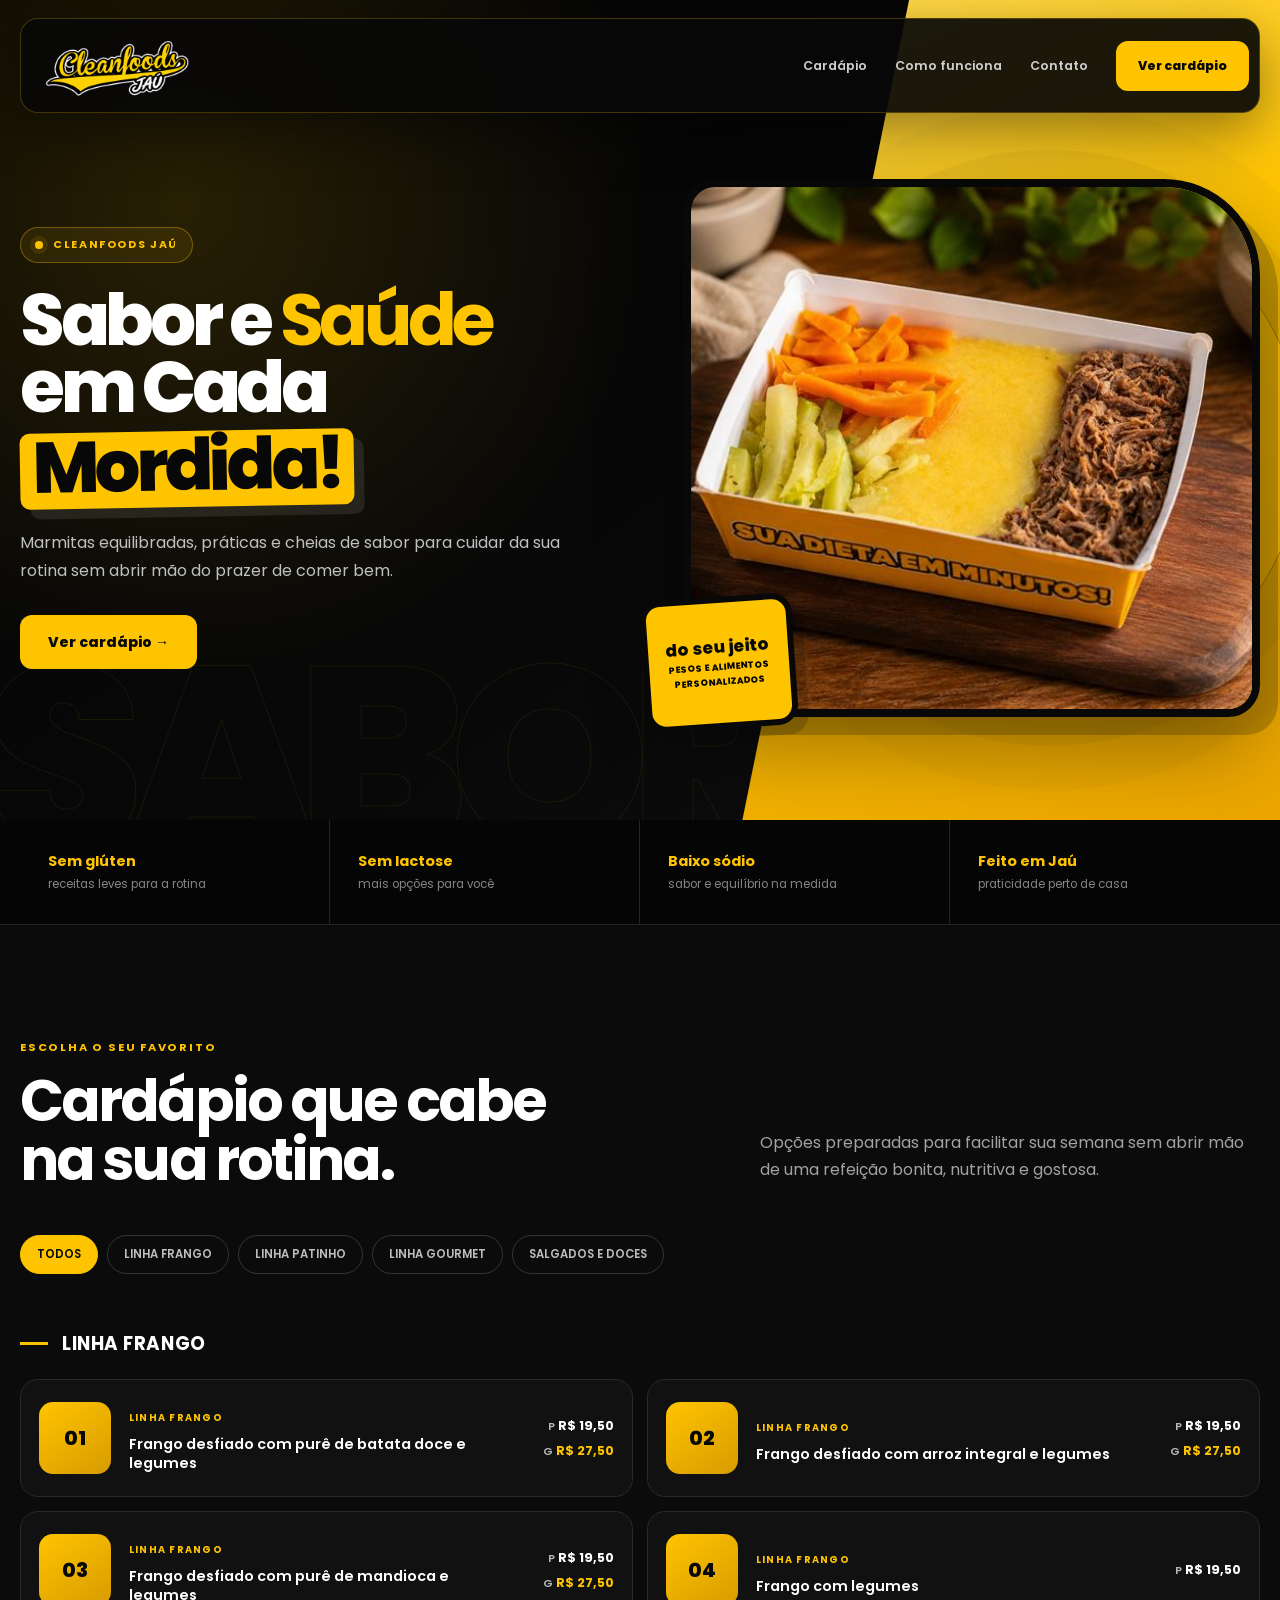
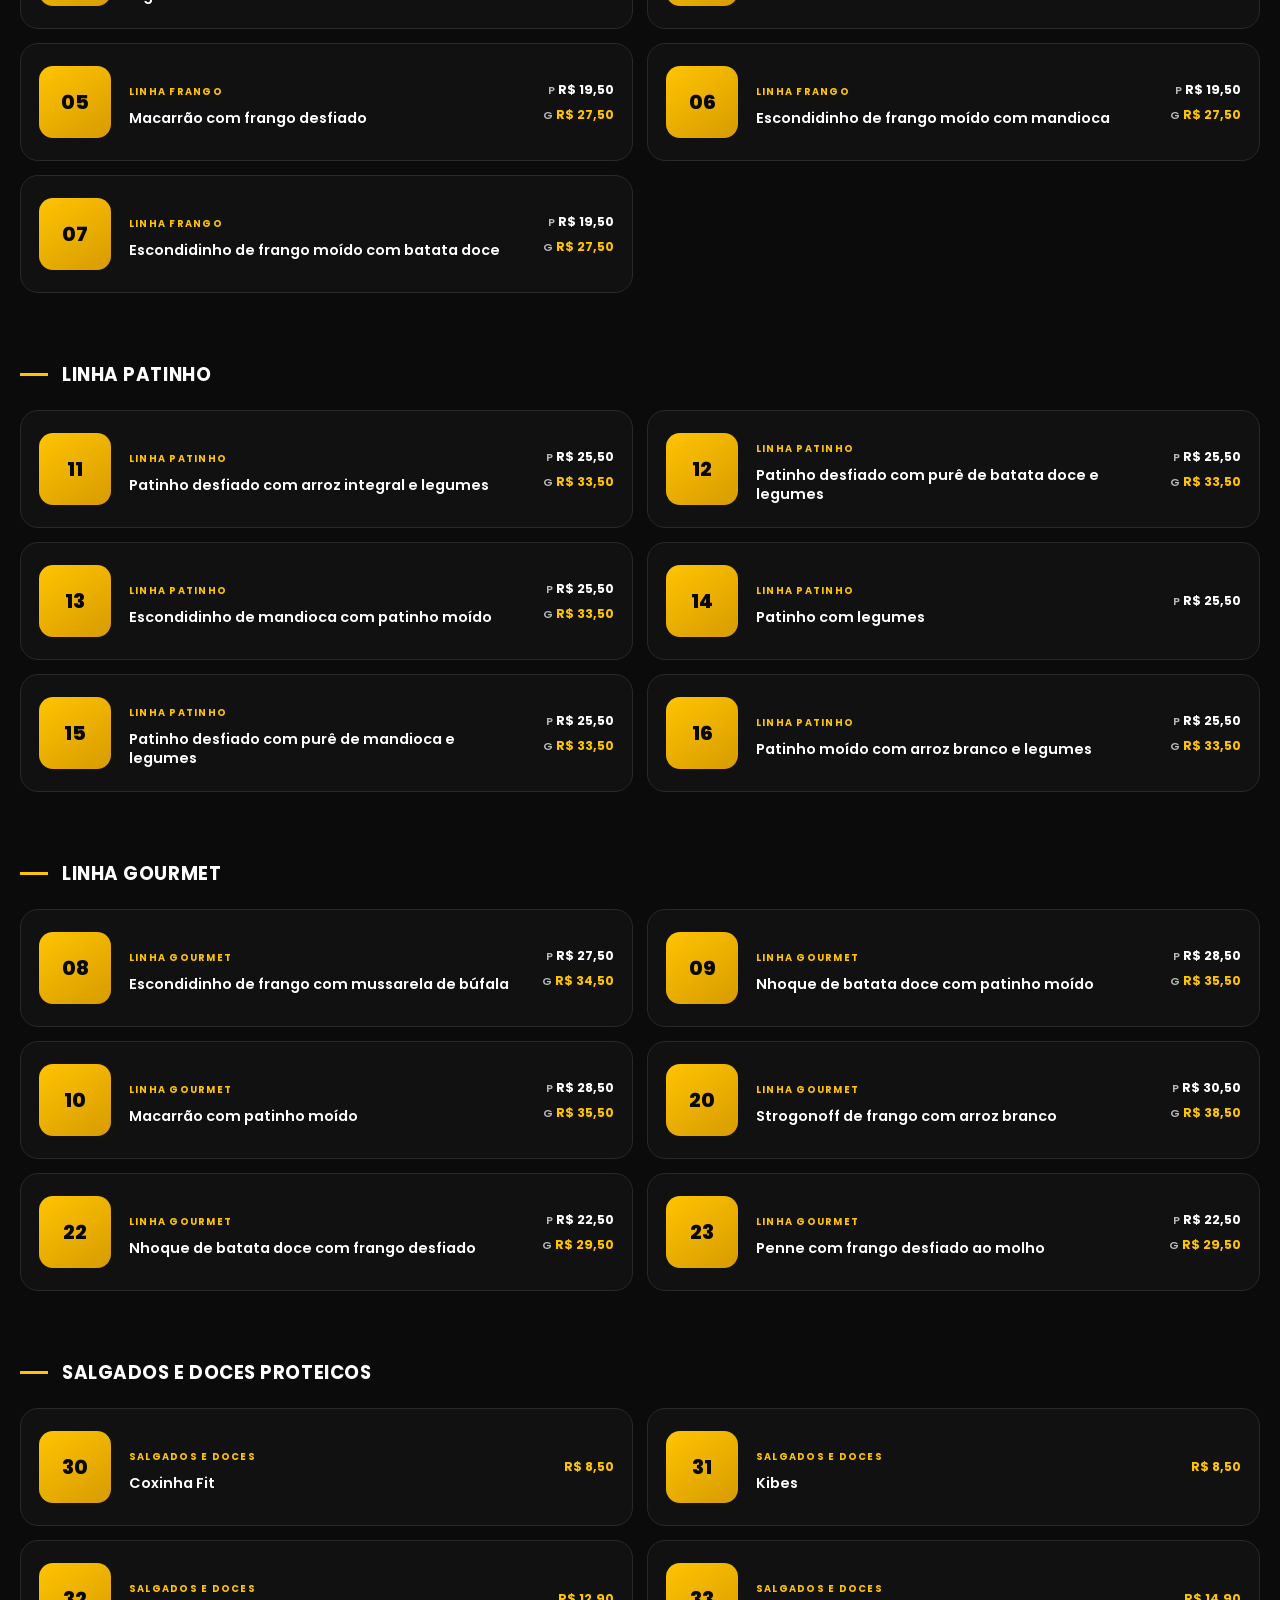
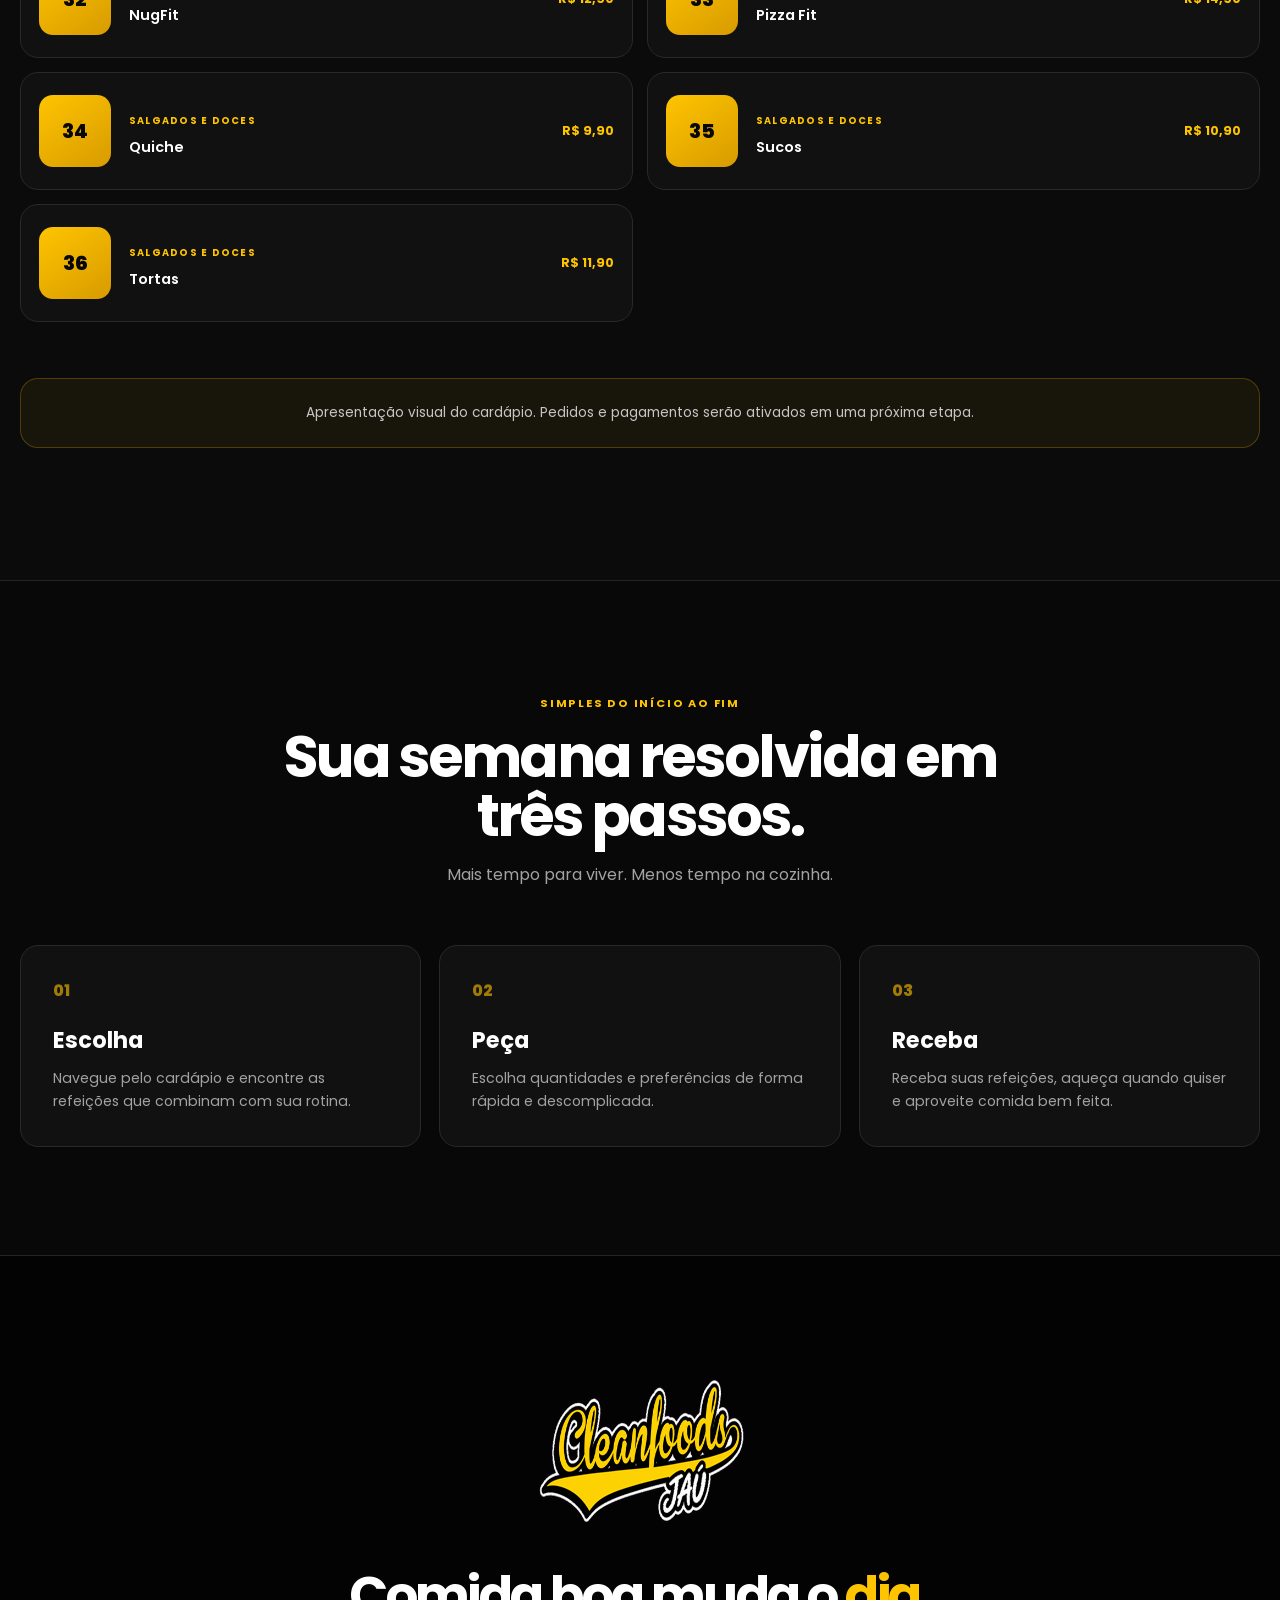
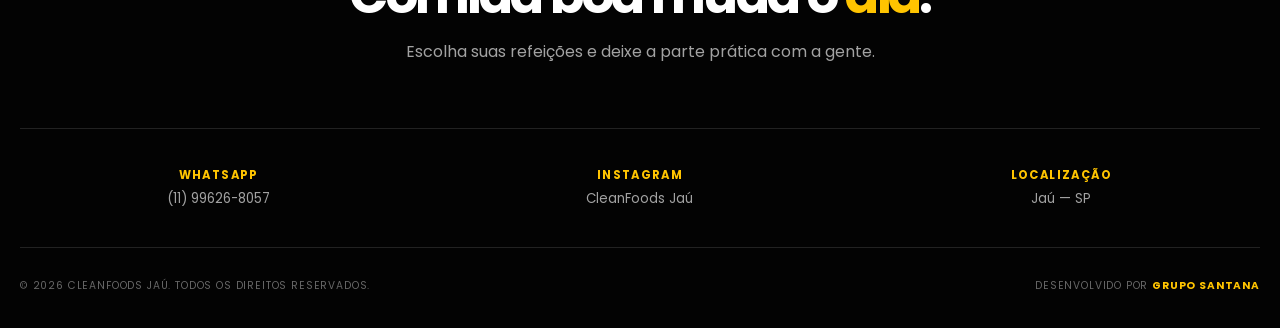
<file: index.html>
<!doctype html>
<html lang="pt-BR">
<head>
    <meta charset="utf-8">
    <meta name="viewport" content="width=device-width, initial-scale=1">
    <title>CleanFoods Jaú | Marmitas saudáveis</title>
    <meta name="description" content="Marmitas equilibradas, práticas e cheias de sabor em Jaú.">
    <meta name="theme-color" content="#080808">
    <meta property="og:title" content="CleanFoods Jaú">
    <meta property="og:description" content="Sabor e saúde em cada mordida.">
    <meta property="og:image" content="hero-image-optimized.jpg">
    <meta property="og:type" content="website">
    <link rel="icon" type="image/png" href="logo-jau-light.png">
    <link rel="preload" href="fonts/poppins-800.woff2" as="font" type="font/woff2" crossorigin>
    <link rel="preload" href="hero-image-mobile.jpg" as="image" type="image/jpeg" media="(max-width: 640px)" fetchpriority="high">
    <link rel="preload" href="hero-image-optimized.jpg" as="image" type="image/jpeg" media="(min-width: 641px)" fetchpriority="high">
    <link rel="stylesheet" href="styles.css">
</head>
<body>
    <header class="site-header">
        <div class="container site-header__inner">
            <a class="brand" href="#inicio" aria-label="CleanFoods Jaú — início">
                <img src="logo-jau-light.png" width="400" height="200" alt="CleanFoods Jaú">
            </a>
            <nav class="site-nav" aria-label="Navegação principal">
                <a href="#cardapio">Cardápio</a>
                <a href="#como-funciona">Como funciona</a>
                <a href="#contato">Contato</a>
            </nav>
            <a class="header-cta" href="#cardapio">Ver cardápio</a>
        </div>
    </header>

    <main>
        <section class="hero" id="inicio">
            <div class="container hero__inner">
                <div class="hero__copy">
                    <span class="eyebrow">CleanFoods Jaú</span>
                    <h1 aria-label="Sabor e Saúde em Cada Mordida!">
                        <span>Sabor e <strong>Saúde</strong></span>
                        <span>em Cada</span>
                        <span class="impact">Mordida!</span>
                    </h1>
                    <p>Marmitas equilibradas, práticas e cheias de sabor para cuidar da sua rotina sem abrir mão do prazer de comer bem.</p>
                    <div class="hero__actions">
                        <a class="button" href="#cardapio">Ver cardápio →</a>
                    </div>
                </div>

                <div class="hero__visual">
                    <div class="hero__photo">
                        <picture>
                            <source media="(max-width: 640px)" srcset="hero-image-mobile.jpg">
                            <img src="hero-image-optimized.jpg" width="1280" height="852" fetchpriority="high" alt="Marmita personalizada da CleanFoods Jaú com carne, purê e legumes">
                        </picture>
                    </div>
                    <div class="hero__badge">
                        <div>
                            <strong>do seu jeito</strong>
                            <span>pesos e alimentos</span>
                            <span>personalizados</span>
                        </div>
                    </div>
                </div>
            </div>
        </section>

        <section class="proof" aria-label="Diferenciais CleanFoods Jaú">
            <div class="container proof__grid">
                <div class="proof__item"><strong>Sem glúten</strong><span>receitas leves para a rotina</span></div>
                <div class="proof__item"><strong>Sem lactose</strong><span>mais opções para você</span></div>
                <div class="proof__item"><strong>Baixo sódio</strong><span>sabor e equilíbrio na medida</span></div>
                <div class="proof__item"><strong>Feito em Jaú</strong><span>praticidade perto de casa</span></div>
            </div>
        </section>

        <section class="menu-section" id="cardapio">
            <div class="container">
                <div class="section-heading">
                    <div>
                        <span class="kicker">Escolha o seu favorito</span>
                        <h2>Cardápio que cabe<br>na sua rotina.</h2>
                    </div>
                    <p>Opções preparadas para facilitar sua semana sem abrir mão de uma refeição bonita, nutritiva e gostosa.</p>
                </div>

                <nav class="menu-nav" aria-label="Categorias do cardápio">
                    <a href="#frango">Todos</a>
                    <a href="#frango">Linha Frango</a>
                    <a href="#patinho">Linha Patinho</a>
                    <a href="#gourmet">Linha Gourmet</a>
                    <a href="#salgados">Salgados e doces</a>
                </nav>

                <div class="menu-group" id="frango">
                    <h3 class="menu-group__title">Linha Frango</h3>
                    <div class="menu-grid">
                        <article class="meal-card"><div class="meal-card__number">01</div><div><span class="meal-card__category">Linha Frango</span><h3>Frango desfiado com purê de batata doce e legumes</h3></div><div class="meal-card__prices"><span class="price">P <strong>R$ 19,50</strong></span><span class="price price--featured">G <strong>R$ 27,50</strong></span></div></article>
                        <article class="meal-card"><div class="meal-card__number">02</div><div><span class="meal-card__category">Linha Frango</span><h3>Frango desfiado com arroz integral e legumes</h3></div><div class="meal-card__prices"><span class="price">P <strong>R$ 19,50</strong></span><span class="price price--featured">G <strong>R$ 27,50</strong></span></div></article>
                        <article class="meal-card"><div class="meal-card__number">03</div><div><span class="meal-card__category">Linha Frango</span><h3>Frango desfiado com purê de mandioca e legumes</h3></div><div class="meal-card__prices"><span class="price">P <strong>R$ 19,50</strong></span><span class="price price--featured">G <strong>R$ 27,50</strong></span></div></article>
                        <article class="meal-card"><div class="meal-card__number">04</div><div><span class="meal-card__category">Linha Frango</span><h3>Frango com legumes</h3></div><div class="meal-card__prices"><span class="price">P <strong>R$ 19,50</strong></span></div></article>
                        <article class="meal-card"><div class="meal-card__number">05</div><div><span class="meal-card__category">Linha Frango</span><h3>Macarrão com frango desfiado</h3></div><div class="meal-card__prices"><span class="price">P <strong>R$ 19,50</strong></span><span class="price price--featured">G <strong>R$ 27,50</strong></span></div></article>
                        <article class="meal-card"><div class="meal-card__number">06</div><div><span class="meal-card__category">Linha Frango</span><h3>Escondidinho de frango moído com mandioca</h3></div><div class="meal-card__prices"><span class="price">P <strong>R$ 19,50</strong></span><span class="price price--featured">G <strong>R$ 27,50</strong></span></div></article>
                        <article class="meal-card"><div class="meal-card__number">07</div><div><span class="meal-card__category">Linha Frango</span><h3>Escondidinho de frango moído com batata doce</h3></div><div class="meal-card__prices"><span class="price">P <strong>R$ 19,50</strong></span><span class="price price--featured">G <strong>R$ 27,50</strong></span></div></article>
                    </div>
                </div>

                <div class="menu-group" id="patinho">
                    <h3 class="menu-group__title">Linha Patinho</h3>
                    <div class="menu-grid">
                        <article class="meal-card"><div class="meal-card__number">11</div><div><span class="meal-card__category">Linha Patinho</span><h3>Patinho desfiado com arroz integral e legumes</h3></div><div class="meal-card__prices"><span class="price">P <strong>R$ 25,50</strong></span><span class="price price--featured">G <strong>R$ 33,50</strong></span></div></article>
                        <article class="meal-card"><div class="meal-card__number">12</div><div><span class="meal-card__category">Linha Patinho</span><h3>Patinho desfiado com purê de batata doce e legumes</h3></div><div class="meal-card__prices"><span class="price">P <strong>R$ 25,50</strong></span><span class="price price--featured">G <strong>R$ 33,50</strong></span></div></article>
                        <article class="meal-card"><div class="meal-card__number">13</div><div><span class="meal-card__category">Linha Patinho</span><h3>Escondidinho de mandioca com patinho moído</h3></div><div class="meal-card__prices"><span class="price">P <strong>R$ 25,50</strong></span><span class="price price--featured">G <strong>R$ 33,50</strong></span></div></article>
                        <article class="meal-card"><div class="meal-card__number">14</div><div><span class="meal-card__category">Linha Patinho</span><h3>Patinho com legumes</h3></div><div class="meal-card__prices"><span class="price">P <strong>R$ 25,50</strong></span></div></article>
                        <article class="meal-card"><div class="meal-card__number">15</div><div><span class="meal-card__category">Linha Patinho</span><h3>Patinho desfiado com purê de mandioca e legumes</h3></div><div class="meal-card__prices"><span class="price">P <strong>R$ 25,50</strong></span><span class="price price--featured">G <strong>R$ 33,50</strong></span></div></article>
                        <article class="meal-card"><div class="meal-card__number">16</div><div><span class="meal-card__category">Linha Patinho</span><h3>Patinho moído com arroz branco e legumes</h3></div><div class="meal-card__prices"><span class="price">P <strong>R$ 25,50</strong></span><span class="price price--featured">G <strong>R$ 33,50</strong></span></div></article>
                    </div>
                </div>

                <div class="menu-group" id="gourmet">
                    <h3 class="menu-group__title">Linha Gourmet</h3>
                    <div class="menu-grid">
                        <article class="meal-card"><div class="meal-card__number">08</div><div><span class="meal-card__category">Linha Gourmet</span><h3>Escondidinho de frango com mussarela de búfala</h3></div><div class="meal-card__prices"><span class="price">P <strong>R$ 27,50</strong></span><span class="price price--featured">G <strong>R$ 34,50</strong></span></div></article>
                        <article class="meal-card"><div class="meal-card__number">09</div><div><span class="meal-card__category">Linha Gourmet</span><h3>Nhoque de batata doce com patinho moído</h3></div><div class="meal-card__prices"><span class="price">P <strong>R$ 28,50</strong></span><span class="price price--featured">G <strong>R$ 35,50</strong></span></div></article>
                        <article class="meal-card"><div class="meal-card__number">10</div><div><span class="meal-card__category">Linha Gourmet</span><h3>Macarrão com patinho moído</h3></div><div class="meal-card__prices"><span class="price">P <strong>R$ 28,50</strong></span><span class="price price--featured">G <strong>R$ 35,50</strong></span></div></article>
                        <article class="meal-card"><div class="meal-card__number">20</div><div><span class="meal-card__category">Linha Gourmet</span><h3>Strogonoff de frango com arroz branco</h3></div><div class="meal-card__prices"><span class="price">P <strong>R$ 30,50</strong></span><span class="price price--featured">G <strong>R$ 38,50</strong></span></div></article>
                        <article class="meal-card"><div class="meal-card__number">22</div><div><span class="meal-card__category">Linha Gourmet</span><h3>Nhoque de batata doce com frango desfiado</h3></div><div class="meal-card__prices"><span class="price">P <strong>R$ 22,50</strong></span><span class="price price--featured">G <strong>R$ 29,50</strong></span></div></article>
                        <article class="meal-card"><div class="meal-card__number">23</div><div><span class="meal-card__category">Linha Gourmet</span><h3>Penne com frango desfiado ao molho</h3></div><div class="meal-card__prices"><span class="price">P <strong>R$ 22,50</strong></span><span class="price price--featured">G <strong>R$ 29,50</strong></span></div></article>
                    </div>
                </div>

                <div class="menu-group" id="salgados">
                    <h3 class="menu-group__title">Salgados e doces proteicos</h3>
                    <div class="menu-grid">
                        <article class="meal-card"><div class="meal-card__number">30</div><div><span class="meal-card__category">Salgados e doces</span><h3>Coxinha Fit</h3></div><div class="meal-card__prices"><span class="price price--featured"><strong>R$ 8,50</strong></span></div></article>
                        <article class="meal-card"><div class="meal-card__number">31</div><div><span class="meal-card__category">Salgados e doces</span><h3>Kibes</h3></div><div class="meal-card__prices"><span class="price price--featured"><strong>R$ 8,50</strong></span></div></article>
                        <article class="meal-card"><div class="meal-card__number">32</div><div><span class="meal-card__category">Salgados e doces</span><h3>NugFit</h3></div><div class="meal-card__prices"><span class="price price--featured"><strong>R$ 12,90</strong></span></div></article>
                        <article class="meal-card"><div class="meal-card__number">33</div><div><span class="meal-card__category">Salgados e doces</span><h3>Pizza Fit</h3></div><div class="meal-card__prices"><span class="price price--featured"><strong>R$ 14,90</strong></span></div></article>
                        <article class="meal-card"><div class="meal-card__number">34</div><div><span class="meal-card__category">Salgados e doces</span><h3>Quiche</h3></div><div class="meal-card__prices"><span class="price price--featured"><strong>R$ 9,90</strong></span></div></article>
                        <article class="meal-card"><div class="meal-card__number">35</div><div><span class="meal-card__category">Salgados e doces</span><h3>Sucos</h3></div><div class="meal-card__prices"><span class="price price--featured"><strong>R$ 10,90</strong></span></div></article>
                        <article class="meal-card"><div class="meal-card__number">36</div><div><span class="meal-card__category">Salgados e doces</span><h3>Tortas</h3></div><div class="meal-card__prices"><span class="price price--featured"><strong>R$ 11,90</strong></span></div></article>
                    </div>
                </div>

                <p class="preview-note">Apresentação visual do cardápio. Pedidos e pagamentos serão ativados em uma próxima etapa.</p>
            </div>
        </section>

        <section class="steps" id="como-funciona">
            <div class="container">
                <div class="steps__heading">
                    <span class="kicker">Simples do início ao fim</span>
                    <h2>Sua semana resolvida em três passos.</h2>
                    <p>Mais tempo para viver. Menos tempo na cozinha.</p>
                </div>
                <div class="steps__grid">
                    <article class="step-card"><span class="step-card__number">01</span><h3>Escolha</h3><p>Navegue pelo cardápio e encontre as refeições que combinam com sua rotina.</p></article>
                    <article class="step-card"><span class="step-card__number">02</span><h3>Peça</h3><p>Escolha quantidades e preferências de forma rápida e descomplicada.</p></article>
                    <article class="step-card"><span class="step-card__number">03</span><h3>Receba</h3><p>Receba suas refeições, aqueça quando quiser e aproveite comida bem feita.</p></article>
                </div>
            </div>
        </section>
    </main>

    <footer class="site-footer" id="contato">
        <div class="container">
            <div class="footer__top">
                <img class="footer__logo" src="logo-jau-light.png" width="400" height="200" loading="lazy" alt="CleanFoods Jaú">
                <h2>Comida boa muda o <span>dia</span>.</h2>
                <p>Escolha suas refeições e deixe a parte prática com a gente.</p>
            </div>
            <div class="footer__links">
                <a class="footer__link" href="https://wa.me/5511996268057"><strong>WhatsApp</strong><span>(11) 99626-8057</span></a>
                <div class="footer__link"><strong>Instagram</strong><span>CleanFoods Jaú</span></div>
                <div class="footer__link"><strong>Localização</strong><span>Jaú — SP</span></div>
            </div>
            <div class="footer__bottom">
                <span>© 2026 CleanFoods Jaú. Todos os direitos reservados.</span>
                <a href="https://www.grpsantana.com.br/" target="_blank" rel="noreferrer">Desenvolvido por <b>Grupo Santana</b></a>
            </div>
        </div>
    </footer>
</body>
</html>
</file>
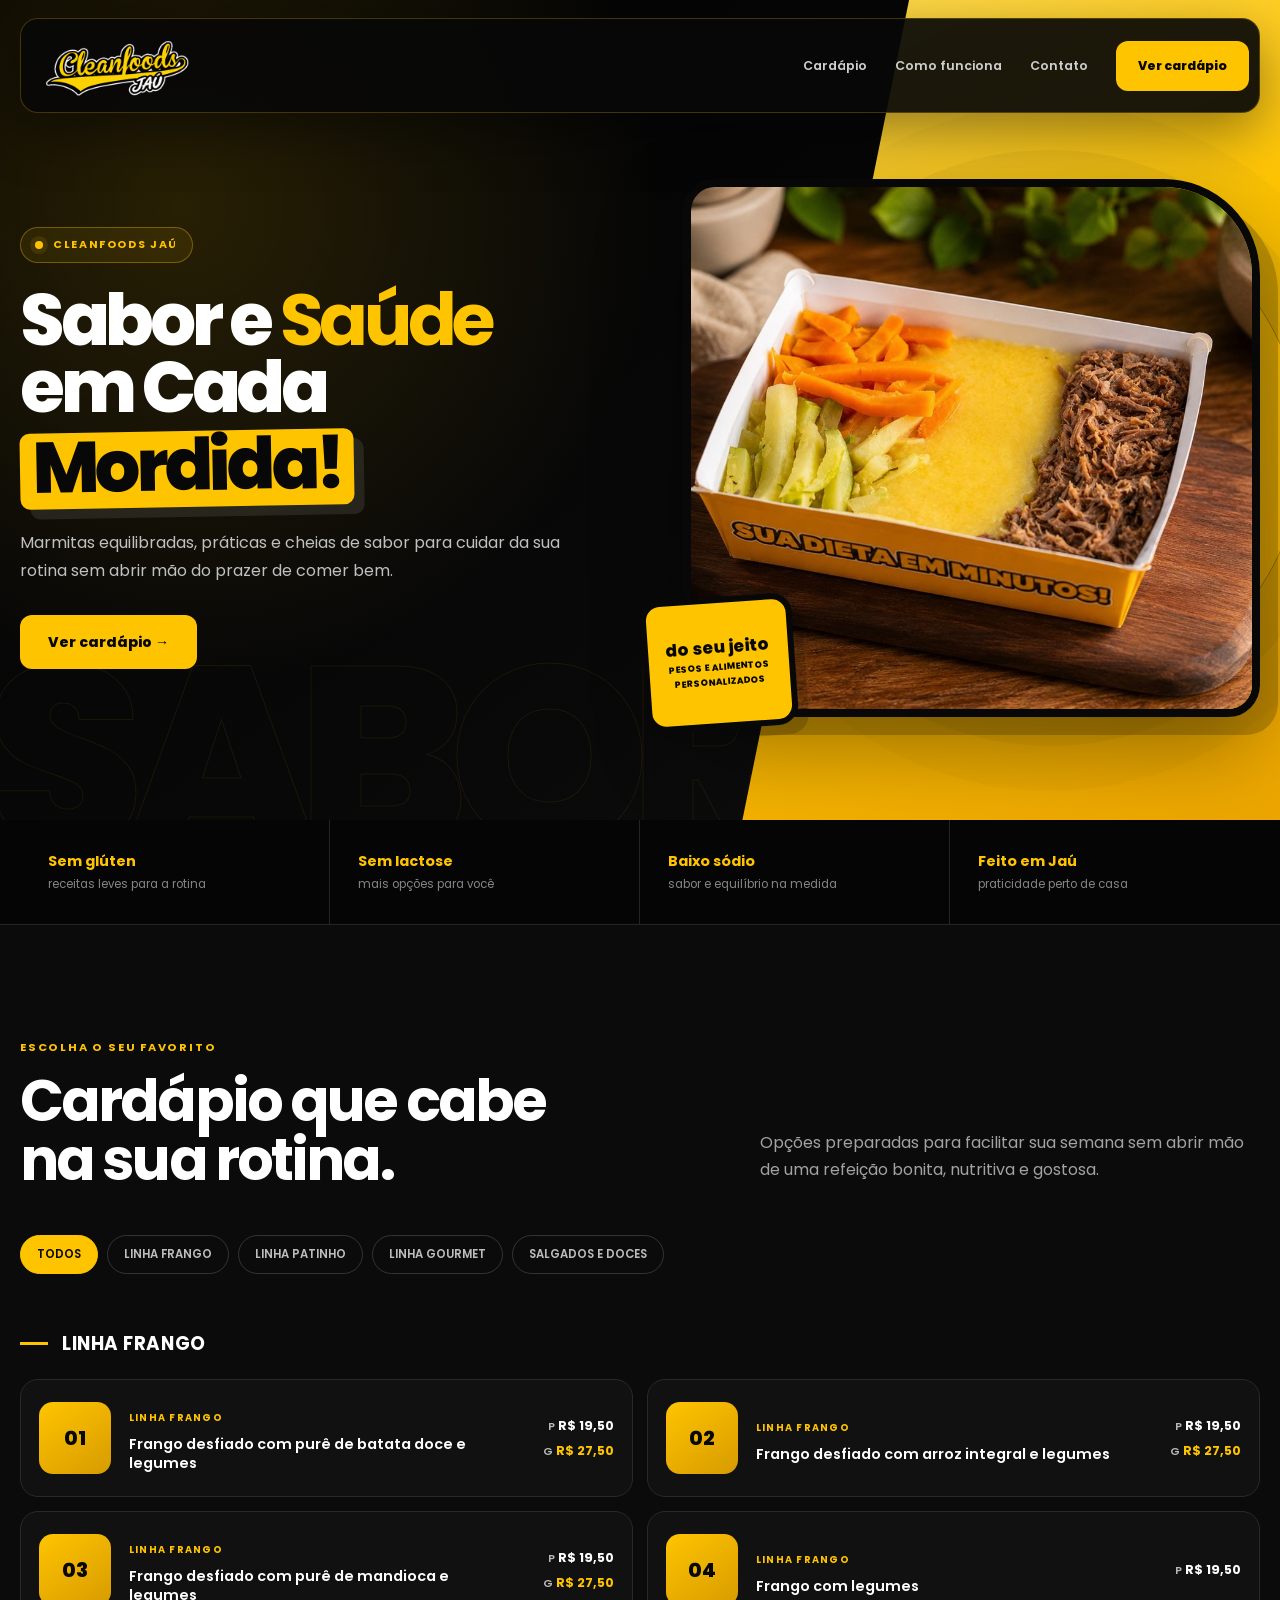
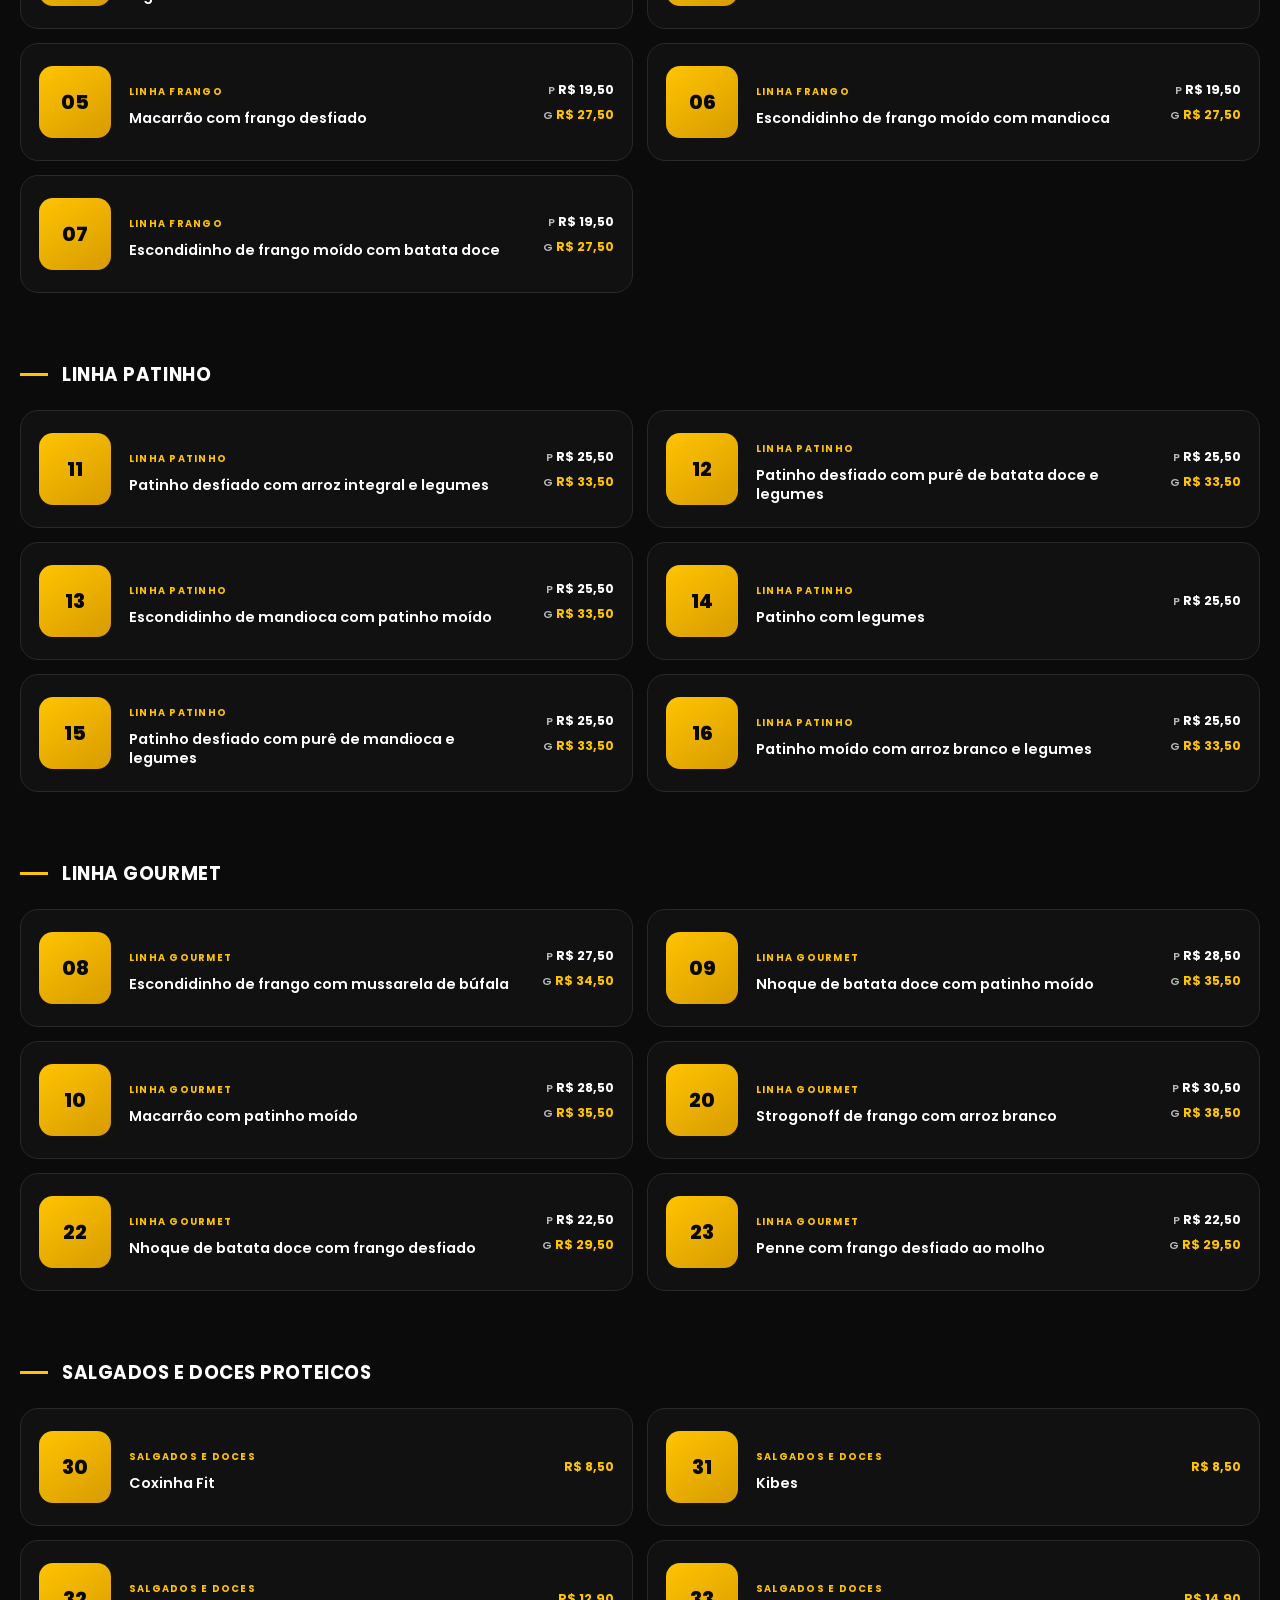
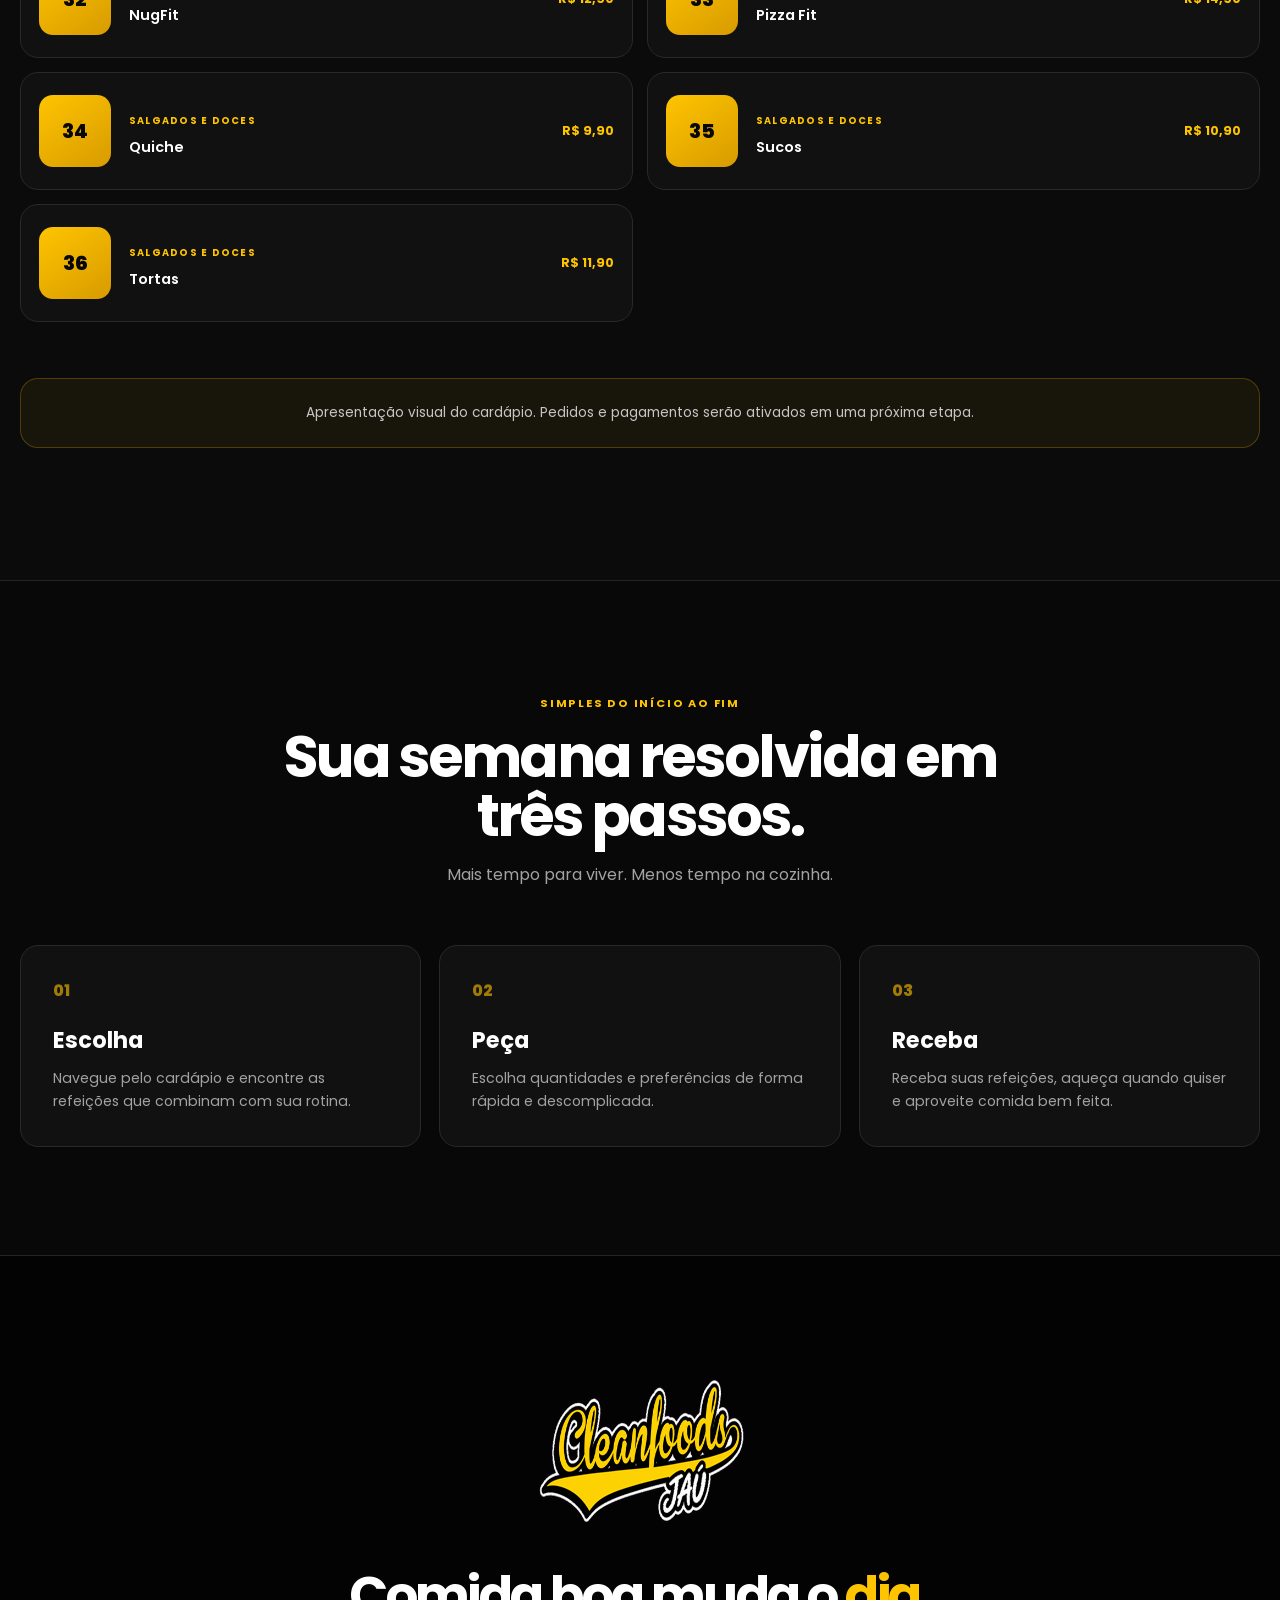
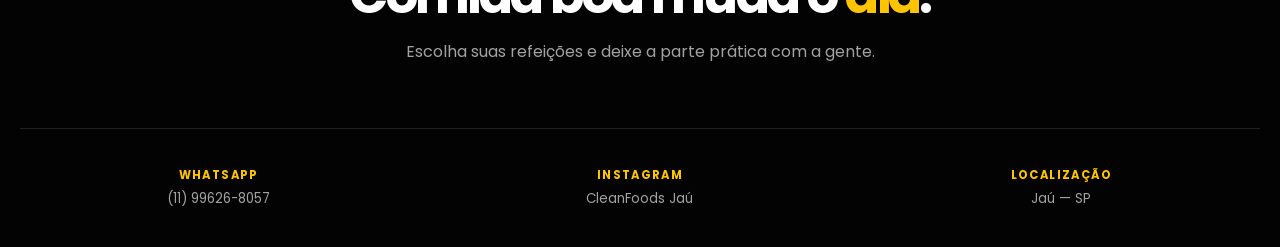
<file: cardapio-completo.html>
<!doctype html>
<html lang="pt-BR">
<head>
    <meta charset="utf-8">
    <meta name="viewport" content="width=device-width, initial-scale=1">
    <meta http-equiv="refresh" content="0; url=index.html#cardapio">
    <title>Cardápio | CleanFoods Jaú</title>
    <link rel="canonical" href="index.html#cardapio">
</head>
<body>
    <p><a href="index.html#cardapio">Abrir o cardápio da CleanFoods Jaú</a></p>
</body>
</html>
</file>
<file: styles.css>
@font-face {
    font-family: "Poppins";
    src: url("fonts/poppins-400.woff2") format("woff2");
    font-style: normal;
    font-weight: 400;
    font-display: swap;
}

@font-face {
    font-family: "Poppins";
    src: url("fonts/poppins-600.woff2") format("woff2");
    font-style: normal;
    font-weight: 600;
    font-display: swap;
}

@font-face {
    font-family: "Poppins";
    src: url("fonts/poppins-700.woff2") format("woff2");
    font-style: normal;
    font-weight: 700;
    font-display: swap;
}

@font-face {
    font-family: "Poppins";
    src: url("fonts/poppins-800.woff2") format("woff2");
    font-style: normal;
    font-weight: 800;
    font-display: swap;
}

:root {
    --black: #080808;
    --panel: #111111;
    --panel-soft: #171717;
    --line: #292929;
    --yellow: #ffc400;
    --yellow-dark: #e0a800;
    --white: #ffffff;
    --muted: #a2a2a2;
    --container: 1240px;
}

*, *::before, *::after { box-sizing: border-box; }

html { scroll-behavior: smooth; }

body {
    margin: 0;
    overflow-x: hidden;
    background: var(--black);
    color: var(--white);
    font-family: "Poppins", Arial, sans-serif;
    -webkit-font-smoothing: antialiased;
}

img { display: block; max-width: 100%; }
a { color: inherit; text-decoration: none; }
button { font: inherit; }

.container {
    width: min(calc(100% - 40px), var(--container));
    margin-inline: auto;
}

.site-header {
    position: absolute;
    inset: 0 0 auto;
    z-index: 10;
    padding-top: 18px;
}

.site-header__inner {
    min-height: 76px;
    display: flex;
    align-items: center;
    gap: 28px;
    padding: 8px 10px 8px 18px;
    border: 1px solid rgba(255, 196, 0, .24);
    border-radius: 18px;
    background: rgba(8, 8, 8, .92);
    box-shadow: 0 18px 55px rgba(0, 0, 0, .42);
}

.brand { flex: 0 0 auto; }
.brand img { width: 154px; height: auto; }

.site-nav {
    display: flex;
    align-items: center;
    gap: 28px;
    margin-left: auto;
}

.site-nav a {
    color: #cfcfcf;
    font-size: .78rem;
    font-weight: 600;
    transition: color .2s ease;
}

.site-nav a:hover { color: var(--yellow); }

.header-cta,
.button {
    display: inline-flex;
    align-items: center;
    justify-content: center;
    min-height: 50px;
    padding: 0 22px;
    border: 0;
    border-radius: 12px;
    background: var(--yellow);
    color: var(--black);
    font-size: .78rem;
    font-weight: 800;
    transition: transform .2s ease, background .2s ease;
}

.header-cta:hover,
.button:hover { transform: translateY(-2px); background: #ffda3d; }

.hero {
    position: relative;
    min-height: 820px;
    overflow: hidden;
    background:
        radial-gradient(circle at 14% 25%, rgba(255, 196, 0, .14), transparent 30rem),
        linear-gradient(145deg, #030303 0%, #090909 68%, #131313 100%);
}

.hero::before {
    content: "";
    position: absolute;
    inset: 0 0 0 auto;
    width: 42%;
    background: linear-gradient(155deg, #ffdc54, var(--yellow) 42%, #eda600);
    clip-path: polygon(31% 0, 100% 0, 100% 100%, 0 100%);
}

.hero::after {
    content: "SABOR";
    position: absolute;
    left: -.05em;
    bottom: -.16em;
    color: transparent;
    font-size: clamp(10rem, 20vw, 21rem);
    font-weight: 800;
    line-height: .8;
    letter-spacing: -.08em;
    -webkit-text-stroke: 1px rgba(255, 196, 0, .08);
    pointer-events: none;
}

.hero__inner {
    position: relative;
    z-index: 2;
    min-height: 820px;
    display: grid;
    grid-template-columns: minmax(0, .95fr) minmax(420px, 1.05fr);
    align-items: center;
    gap: clamp(42px, 5vw, 78px);
    padding: 132px 0 56px;
}

.hero__copy { min-width: 0; }

.eyebrow {
    width: fit-content;
    display: inline-flex;
    align-items: center;
    gap: 10px;
    padding: 9px 14px;
    border: 1px solid rgba(255, 196, 0, .34);
    border-radius: 999px;
    background: rgba(255, 196, 0, .08);
    color: var(--yellow);
    font-size: .68rem;
    font-weight: 700;
    letter-spacing: .15em;
    text-transform: uppercase;
}

.eyebrow::before {
    content: "";
    width: 8px;
    height: 8px;
    border-radius: 50%;
    background: var(--yellow);
    box-shadow: 0 0 0 5px rgba(255, 196, 0, .1);
}

.hero h1 {
    max-width: 690px;
    margin: 24px 0 22px;
    font-size: clamp(3.8rem, 5.6vw, 6.2rem);
    font-weight: 800;
    line-height: .94;
    letter-spacing: -.06em;
}

.hero h1 span { display: block; }
.hero h1 strong { color: var(--yellow); }

.hero h1 .impact {
    width: fit-content;
    margin-top: .14em;
    padding: .02em .17em .1em;
    border-radius: .14em;
    background: var(--yellow);
    color: var(--black);
    box-shadow: 10px 10px 0 rgba(255, 255, 255, .09);
    transform: rotate(-1deg);
}

.hero__copy p {
    max-width: 560px;
    margin: 0;
    color: #c0c0c0;
    font-size: 1rem;
    line-height: 1.75;
}

.hero__actions { margin-top: 30px; }
.hero__actions .button { min-height: 54px; padding-inline: 28px; font-size: .88rem; }

.hero__visual {
    position: relative;
    min-height: 570px;
}

.hero__visual::before {
    content: "";
    position: absolute;
    width: 82%;
    aspect-ratio: 1;
    right: -7%;
    top: 50%;
    border: 1px solid rgba(9, 9, 9, .32);
    border-radius: 50%;
    box-shadow: 0 0 0 45px rgba(9, 9, 9, .045), 0 0 0 90px rgba(9, 9, 9, .025);
    transform: translateY(-50%);
}

.hero__photo {
    position: absolute;
    inset: 16px 0 16px 40px;
    overflow: hidden;
    border: 8px solid var(--black);
    border-radius: 32px 96px 32px 32px;
    box-shadow: 18px 18px 0 rgba(9, 9, 9, .2), 0 35px 85px rgba(0, 0, 0, .34);
}

.hero__photo picture,
.hero__photo img { width: 100%; height: 100%; }
.hero__photo img { object-fit: cover; object-position: 55% center; }

.hero__badge {
    position: absolute;
    left: 0;
    bottom: 4px;
    width: 152px;
    min-height: 132px;
    display: grid;
    place-items: center;
    padding: 13px 10px;
    border: 6px solid var(--black);
    border-radius: 20px;
    background: var(--yellow);
    color: var(--black);
    text-align: center;
    box-shadow: 10px 10px 0 rgba(9, 9, 9, .18);
    transform: rotate(-4deg);
}

.hero__badge strong,
.hero__badge span { display: block; white-space: nowrap; font-weight: 800; }
.hero__badge strong { font-size: 1.05rem; line-height: 1.1; }
.hero__badge span { margin-top: 5px; font-size: .56rem; line-height: 1.2; text-transform: uppercase; }

.proof { border-bottom: 1px solid #242424; background: #050505; }
.proof__grid { display: grid; grid-template-columns: repeat(4, 1fr); }

.proof__item {
    min-height: 104px;
    display: flex;
    flex-direction: column;
    justify-content: center;
    padding: 20px 28px;
    border-right: 1px solid #242424;
}

.proof__item:last-child { border-right: 0; }
.proof__item strong { color: var(--yellow); font-size: .9rem; }
.proof__item span { margin-top: 4px; color: #858585; font-size: .72rem; }

.menu-section { position: relative; padding: 108px 0 118px; background: #0b0b0b; }

.section-heading {
    display: grid;
    grid-template-columns: 1fr 1fr;
    align-items: end;
    gap: 36px;
    margin-bottom: 46px;
}

.kicker {
    color: var(--yellow);
    font-size: .7rem;
    font-weight: 700;
    letter-spacing: .16em;
    text-transform: uppercase;
}

.section-heading h2,
.steps h2 {
    margin: 14px 0 0;
    font-size: clamp(2.35rem, 4.5vw, 4.2rem);
    font-weight: 700;
    line-height: 1.02;
    letter-spacing: -.05em;
}

.section-heading p { max-width: 500px; margin: 0 0 6px auto; color: var(--muted); line-height: 1.7; }

.menu-nav {
    display: flex;
    flex-wrap: wrap;
    gap: 9px;
    margin-bottom: 56px;
}

.menu-nav a {
    padding: 10px 16px;
    border: 1px solid #343434;
    border-radius: 999px;
    color: #bdbdbd;
    font-size: .72rem;
    font-weight: 600;
    text-transform: uppercase;
}

.menu-nav a:first-child,
.menu-nav a:hover { border-color: var(--yellow); background: var(--yellow); color: var(--black); }

.menu-group { scroll-margin-top: 24px; }
.menu-group + .menu-group { margin-top: 68px; }

.menu-group__title {
    display: flex;
    align-items: center;
    gap: 14px;
    margin: 0 0 22px;
    font-size: 1.15rem;
    text-transform: uppercase;
    letter-spacing: .03em;
}

.menu-group__title::before { content: ""; width: 28px; height: 3px; background: var(--yellow); }
.menu-grid { display: grid; grid-template-columns: repeat(2, minmax(0, 1fr)); gap: 14px; }

.meal-card {
    min-width: 0;
    min-height: 118px;
    display: grid;
    grid-template-columns: 72px minmax(0, 1fr) auto;
    align-items: center;
    gap: 18px;
    padding: 18px;
    border: 1px solid #292929;
    border-radius: 18px;
    background: var(--panel);
    transition: border-color .2s ease, transform .2s ease;
}

.meal-card:hover { border-color: rgba(255, 196, 0, .65); transform: translateY(-2px); }

.meal-card__number {
    width: 72px;
    height: 72px;
    display: grid;
    place-items: center;
    border-radius: 14px;
    background: linear-gradient(145deg, var(--yellow), #d79b00);
    color: var(--black);
    font-size: 1.25rem;
    font-weight: 800;
}

.meal-card__category { color: var(--yellow); font-size: .6rem; font-weight: 700; letter-spacing: .13em; text-transform: uppercase; }
.meal-card h3 { margin: 7px 0 0; font-size: .9rem; font-weight: 600; line-height: 1.35; }
.meal-card__prices { min-width: 82px; display: grid; gap: 7px; text-align: right; }
.price { color: #b8b8b8; font-size: .68rem; font-weight: 600; white-space: nowrap; }
.price strong { color: var(--white); font-size: .78rem; }
.price--featured strong { color: var(--yellow); }

.preview-note {
    margin-top: 56px;
    padding: 24px;
    border: 1px solid rgba(255, 196, 0, .24);
    border-radius: 18px;
    background: rgba(255, 196, 0, .055);
    color: #c6c6c6;
    text-align: center;
    font-size: .85rem;
}

.steps { padding: 108px 0; border-block: 1px solid #242424; background: #080808; }
.steps__heading { max-width: 760px; margin: 0 auto 58px; text-align: center; }
.steps__heading p { color: var(--muted); }
.steps__grid { display: grid; grid-template-columns: repeat(3, 1fr); gap: 18px; }

.step-card {
    padding: 32px;
    border: 1px solid #292929;
    border-radius: 18px;
    background: var(--panel);
}

.step-card__number { color: var(--yellow); font-size: 1rem; font-weight: 800; opacity: .6; }
.step-card h3 { margin: 20px 0 10px; font-size: 1.4rem; }
.step-card p { margin: 0; color: var(--muted); font-size: .88rem; line-height: 1.7; }

.site-footer { padding: 88px 0 34px; background: #030303; }
.footer__top { max-width: 720px; margin: 0 auto 64px; text-align: center; }
.footer__logo { width: 220px; margin: 0 auto 24px; }
.footer__top h2 { margin: 0; font-size: clamp(2rem, 4vw, 3.7rem); line-height: 1.06; letter-spacing: -.05em; }
.footer__top h2 span { color: var(--yellow); }
.footer__top p { margin: 16px 0 0; color: var(--muted); }
.footer__links { display: grid; grid-template-columns: repeat(3, 1fr); gap: 24px; padding: 38px 0; border-block: 1px solid #222; }
.footer__link { display: flex; flex-direction: column; align-items: center; gap: 5px; text-align: center; }
.footer__link strong { color: var(--yellow); font-size: .72rem; letter-spacing: .12em; text-transform: uppercase; }
.footer__link span { color: var(--muted); font-size: .83rem; }
.footer__bottom { display: flex; justify-content: space-between; gap: 20px; padding-top: 30px; color: #666; font-size: .65rem; letter-spacing: .08em; text-transform: uppercase; }
.footer__bottom b { color: var(--yellow); }

@media (max-width: 900px) {
    .site-nav { display: none; }
    .header-cta { margin-left: auto; }
    .hero::before { width: 34%; }
    .hero__inner { grid-template-columns: 1fr; padding-top: 135px; }
    .hero__copy { max-width: 720px; }
    .hero__visual { min-height: 460px; }
    .proof__grid { grid-template-columns: repeat(2, 1fr); }
    .proof__item:nth-child(2) { border-right: 0; }
    .proof__item:nth-child(-n+2) { border-bottom: 1px solid #242424; }
    .section-heading { grid-template-columns: 1fr; }
    .section-heading p { margin-left: 0; }
    .menu-grid { grid-template-columns: 1fr; }
}

@media (max-width: 640px) {
    .container { width: min(calc(100% - 30px), var(--container)); }
    .site-header { padding-top: 12px; }
    .site-header__inner { min-height: 64px; gap: 10px; padding: 6px 7px 6px 12px; border-radius: 14px; }
    .brand img { width: 118px; }
    .header-cta { min-height: 42px; padding-inline: 13px; border-radius: 10px; font-size: .66rem; }
    .hero { min-height: 0; }
    .hero::before { inset: auto 0 0; width: 100%; height: 38%; clip-path: polygon(0 16%, 100% 0, 100% 100%, 0 100%); }
    .hero::after { bottom: -.05em; font-size: 8rem; }
    .hero__inner { min-height: 0; gap: 42px; padding: 112px 0 56px; }
    .eyebrow { padding: 8px 12px; font-size: .57rem; letter-spacing: .11em; }
    .hero h1 { margin-block: 21px; font-size: clamp(2.65rem, 12vw, 3.45rem); line-height: .98; letter-spacing: -.055em; }
    .hero__copy p { font-size: .9rem; line-height: 1.65; }
    .hero__actions .button { width: 100%; }
    .hero__visual { min-height: 335px; }
    .hero__visual::before { display: none; }
    .hero__photo { inset: 0; border-width: 6px; border-radius: 20px 52px 20px 20px; box-shadow: 8px 8px 0 rgba(9, 9, 9, .18); }
    .hero__badge { left: 9px; bottom: 9px; width: 120px; min-height: 96px; padding: 9px 7px; border-width: 4px; border-radius: 15px; box-shadow: 5px 5px 0 rgba(9, 9, 9, .18); transform: rotate(-2deg); }
    .hero__badge strong { font-size: .82rem; }
    .hero__badge span { font-size: .48rem; }
    .proof__item { min-height: 90px; padding: 16px; }
    .proof__item strong { font-size: .78rem; }
    .proof__item span { font-size: .64rem; }
    .menu-section, .steps { padding: 78px 0; }
    .section-heading { margin-bottom: 34px; }
    .section-heading h2, .steps h2 { font-size: 2.4rem; }
    .section-heading p { font-size: .9rem; }
    .menu-nav { margin: 0 -2px 44px; flex-wrap: nowrap; overflow-x: auto; padding: 2px 2px 8px; scrollbar-width: none; }
    .menu-nav::-webkit-scrollbar { display: none; }
    .menu-nav a { flex: 0 0 auto; }
    .meal-card { grid-template-columns: 52px minmax(0, 1fr); gap: 13px; min-height: 108px; padding: 14px; }
    .meal-card__number { width: 52px; height: 62px; font-size: 1rem; }
    .meal-card h3 { font-size: .79rem; }
    .meal-card__prices { grid-column: 2; min-width: 0; display: flex; flex-wrap: wrap; gap: 12px; text-align: left; }
    .steps__grid, .footer__links { grid-template-columns: 1fr; }
    .step-card { padding: 26px; }
    .footer__links { gap: 28px; }
    .footer__bottom { flex-direction: column; align-items: center; text-align: center; }
}

@media (prefers-reduced-motion: reduce) {
    html { scroll-behavior: auto; }
    *, *::before, *::after { transition: none !important; }
}
</file>
